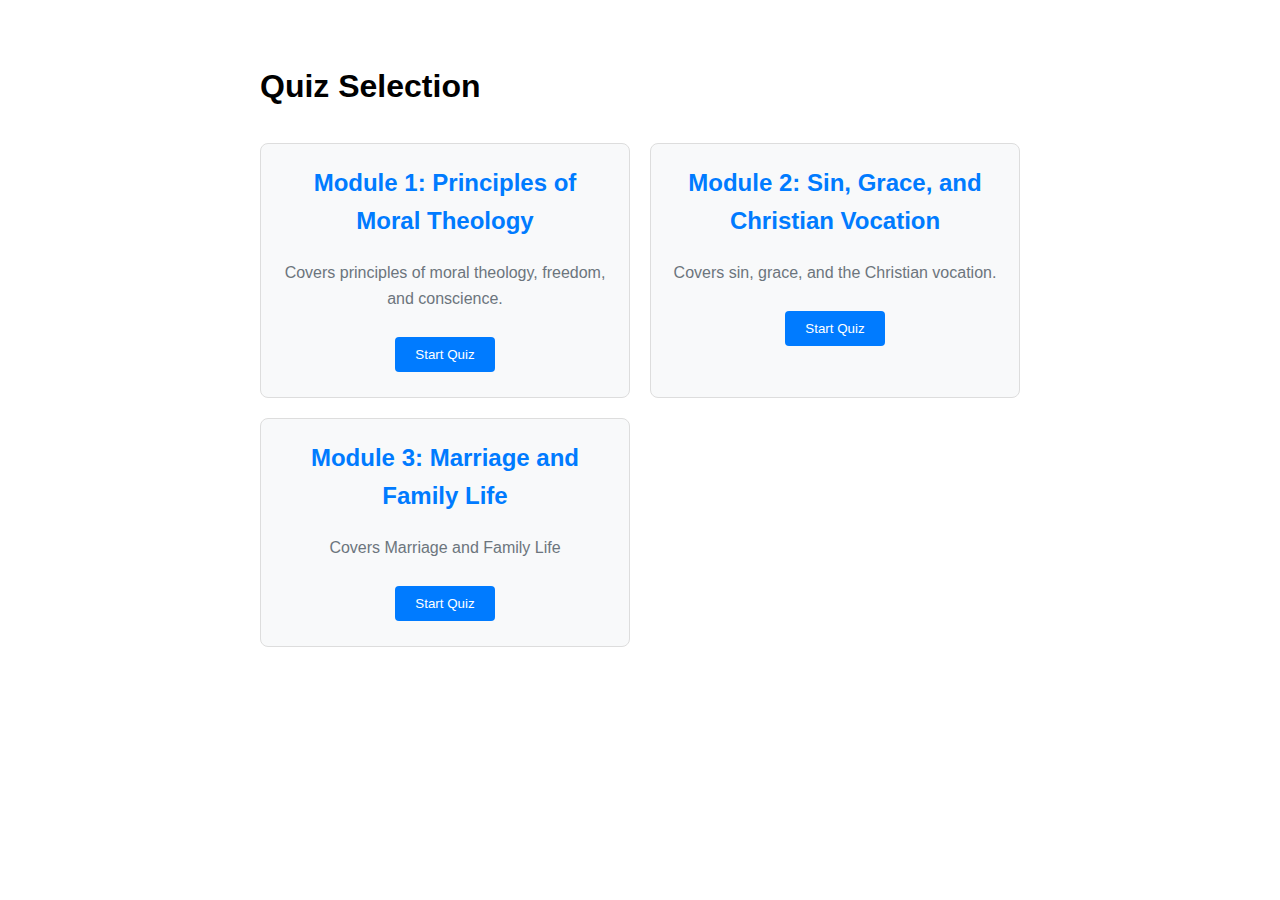
<file: index.html>
<!DOCTYPE html>
<html lang="en">
  <head>
    <meta charset="UTF-8" />
    <meta name="viewport" content="width=device-width, initial-scale=1.0" />
    <title>A Theology of Marriage, Family, and Vocation</title>
    <link rel="stylesheet" href="styles.css" />
    <style>
      .quiz-selection {
        display: grid;
        grid-template-columns: repeat(auto-fill, minmax(300px, 1fr));
        gap: 20px;
        margin-top: 30px;
      }

      .quiz-card {
        border: 1px solid #ddd;
        border-radius: 8px;
        padding: 20px;
        text-align: center;
        transition: transform 0.3s ease, box-shadow 0.3s ease;
        cursor: pointer;
        background-color: #f8f9fa;
      }

      .quiz-card:hover {
        transform: translateY(-5px);
        box-shadow: 0 10px 20px rgba(0, 0, 0, 0.1);
      }

      .quiz-card h2 {
        margin-top: 0;
        color: #007bff;
      }

      .quiz-card p {
        color: #6c757d;
      }

      .main-container {
        max-width: 1000px;
        margin: 0 auto;
        padding: 20px;
      }
    </style>
  </head>
  <body>
    <div class="main-container">
      <h1>Quiz Selection</h1>

      <div class="quiz-selection" id="quiz-selection">
        <!-- Quiz cards will be dynamically loaded here -->
      </div>
    </div>

    <script>
      document.addEventListener("DOMContentLoaded", () => {
        // Define available quizzes
        const availableQuizzes = [
          {
            id: "Q1",
            title: "Module 1: Principles of Moral Theology",
            description:
              "Covers principles of moral theology, freedom, and conscience.",
          },
          {
            id: "Q2",
            title: "Module 2: Sin, Grace, and Christian Vocation",
            description: "Covers sin, grace, and the Christian vocation.",
          },
          {
            id: "Q3",
            title: "Module 3: Marriage and Family Life",
            description: "Covers Marriage and Family Life",
          },
        ];

        const quizSelection = document.getElementById("quiz-selection");

        // Create quiz cards
        availableQuizzes.forEach((quiz) => {
          const card = document.createElement("div");
          card.className = "quiz-card";
          card.innerHTML = `
            <h2>${quiz.title}</h2>
            <p>${quiz.description}</p>
            <button onclick="startQuiz('${quiz.id}')">Start Quiz</button>
          `;
          quizSelection.appendChild(card);
        });
      });

      function startQuiz(quizId) {
        window.location.href = `quiz.html#${quizId}`;
      }
    </script>
  </body>
</html>
</file>
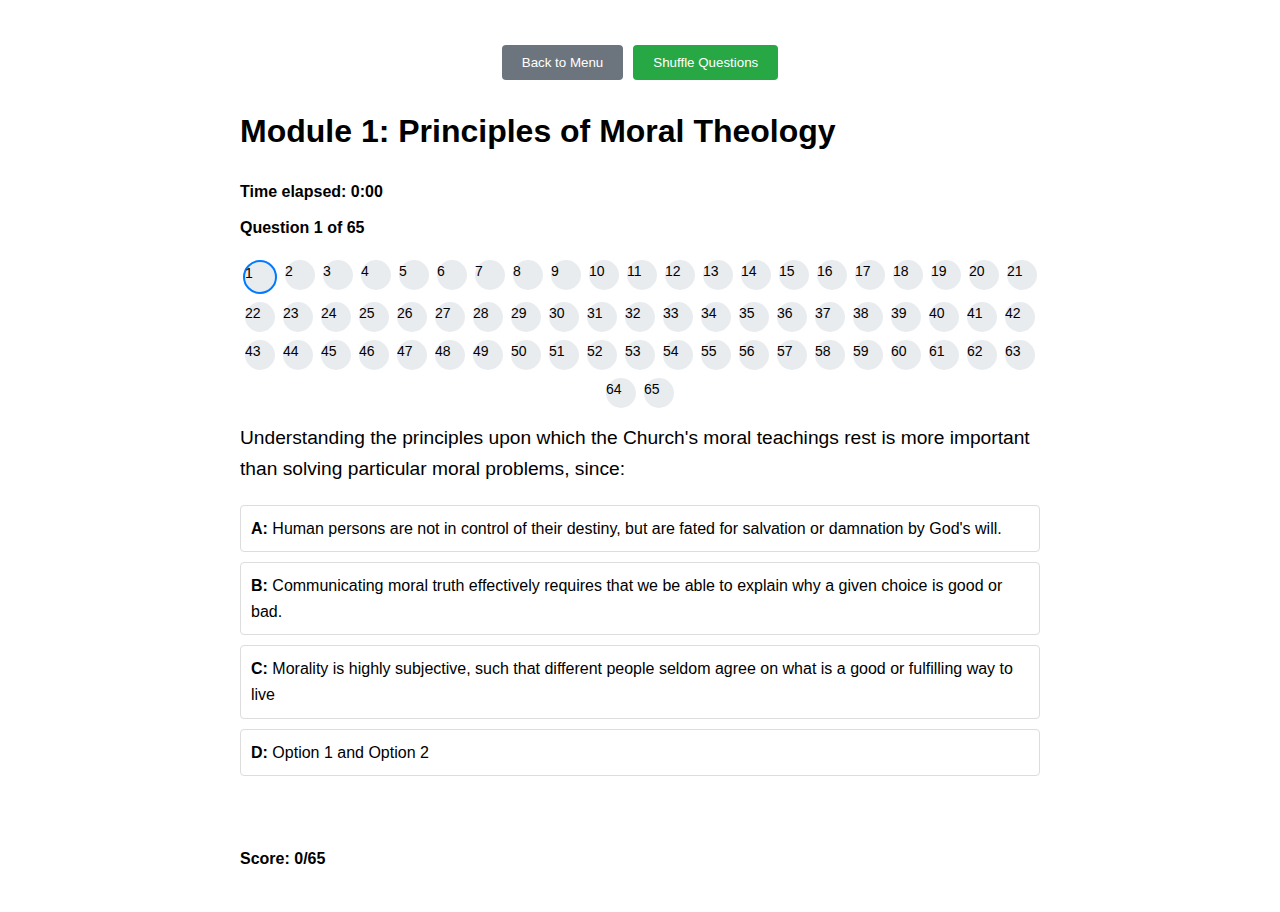
<file: quiz.html>
<!DOCTYPE html>
<html lang="en">
  <head>
    <meta charset="UTF-8" />
    <meta name="viewport" content="width=device-width, initial-scale=1.0" />
    <title>Moral Theology Quiz</title>
    <link rel="stylesheet" href="styles.css" />
  </head>
  <body>
    <div class="controls">
      <button id="backToMenu">Back to Menu</button>
      <button id="shuffleBtn">Shuffle Questions</button>
    </div>
    <div class="container">
      <h1 id="quiz-title">Moral Theology Quiz</h1>
      <div id="timer">Time elapsed: 0:00</div>
      <div id="progress">Question 1 of 10</div>
      <!-- Question indicators will be inserted here by JavaScript -->
      <div id="question-container">
        <div id="question"></div>
        <div id="choices"></div>
        <div id="explanation"></div>
        <div id="score"></div>
        <div class="nav-buttons">
          <button id="back">Back</button>
          <button id="next">Next Question</button>
        </div>
      </div>
      <!-- Results container will be inserted here when quiz is completed -->
    </div>
    <script src="script.js"></script>
  </body>
</html>
</file>
<file: styles.css>
body {
  font-family: Arial, sans-serif;
  line-height: 1.6;
  max-width: 800px;
  margin: 0 auto;
  padding: 20px;
}

#timer {
  margin-bottom: 10px;
  font-weight: bold;
}

#progress {
  margin-bottom: 20px;
  font-weight: bold;
}

#question {
  font-size: 1.2em;
  margin-bottom: 20px;
  animation: fadeIn 0.5s ease;
}

.choice {
  display: block;
  margin: 10px 0;
  padding: 10px;
  border: 1px solid #ddd;
  border-radius: 4px;
  cursor: pointer;
  transition: all 0.3s ease;
  animation: slideIn 0.3s ease;
}

.choice:hover {
  transform: scale(1.02);
}

#explanation {
  margin-top: 20px;
  padding: 15px;
  background-color: #f8f9fa;
  border-radius: 4px;
  opacity: 0;
  transition: opacity 0.5s ease;
}

#explanation.show {
  opacity: 1;
  animation: fadeIn 0.5s ease;
}

#score {
  margin-top: 20px;
  font-weight: bold;
}

button {
  padding: 10px 20px;
  color: white;
  border: none;
  border-radius: 4px;
  cursor: pointer;
  margin: 5px;
  transition: transform 0.2s ease;
}

button:hover {
  transform: scale(1.05);
}

.controls {
  margin: 20px 0;
  text-align: center;
  display: flex;
  justify-content: center;
  flex-wrap: wrap;
}

#shuffleBtn {
  background-color: #28a745;
}

#shuffleBtn.active {
  background-color: #dc3545;
}

#backToMenu {
  background-color: #6c757d;
}

#back {
  background-color: #6c757d;
}

#next {
  background-color: #007bff;
}

.nav-buttons {
  display: flex;
  justify-content: space-between;
  margin-top: 20px;
}

/* Main Menu Styles */
.main-container {
  max-width: 1000px;
  margin: 0 auto;
  padding: 20px;
}

.quiz-selection {
  display: grid;
  grid-template-columns: repeat(auto-fill, minmax(300px, 1fr));
  gap: 20px;
  margin-top: 30px;
}

.quiz-card {
  border: 1px solid #ddd;
  border-radius: 8px;
  padding: 20px;
  text-align: center;
  transition: transform 0.3s ease, box-shadow 0.3s ease;
  cursor: pointer;
  background-color: #f8f9fa;
  animation: fadeIn 0.5s ease;
}

.quiz-card:hover {
  transform: translateY(-5px);
  box-shadow: 0 10px 20px rgba(0, 0, 0, 0.1);
}

.quiz-card h2 {
  margin-top: 0;
  color: #007bff;
}

.quiz-card p {
  color: #6c757d;
  margin-bottom: 20px;
}

.quiz-card button {
  background-color: #007bff;
}

/* Question Indicators */
.question-indicators {
  display: flex;
  flex-wrap: wrap;
  justify-content: center;
  margin: 15px 0;
  gap: 8px;
}

.question-indicator {
  width: 30px;
  height: 30px;
  display: flex;
  align-items: center;
  justify-content: center;
  border-radius: 50%;
  background-color: #e9ecef;
  cursor: pointer;
  font-size: 14px;
  transition: all 0.3s ease;
}

.question-indicator:hover {
  transform: scale(1.1);
}

.question-indicator.current {
  border: 2px solid #007bff;
}

.question-indicator.answered {
  background-color: #6c757d;
  color: white;
}

.question-indicator.correct {
  background-color: #28a745;
  color: white;
}

.question-indicator.incorrect {
  background-color: #dc3545;
  color: white;
}

/* Results Summary Styles */
.results-container {
  margin-top: 20px;
  padding: 20px;
  border-radius: 8px;
  background-color: #f8f9fa;
  box-shadow: 0 4px 8px rgba(0, 0, 0, 0.1);
  animation: fadeIn 0.8s ease;
}

.results-header {
  text-align: center;
  margin-bottom: 20px;
}

.results-score {
  font-size: 24px;
  font-weight: bold;
  text-align: center;
  margin-bottom: 15px;
}

.results-score span {
  color: #007bff;
}

.results-time {
  text-align: center;
  margin-bottom: 20px;
  font-size: 18px;
}

.results-breakdown {
  margin-top: 15px;
}

.results-breakdown h3 {
  border-bottom: 1px solid #dee2e6;
  padding-bottom: 5px;
  margin-bottom: 15px;
}

.result-item {
  padding: 10px;
  margin-bottom: 10px;
  border-radius: 4px;
  transition: background-color 0.3s ease;
}

.result-item:hover {
  background-color: #e9ecef;
}

.result-item.correct {
  border-left: 4px solid #28a745;
}

.result-item.incorrect {
  border-left: 4px solid #dc3545;
}

.result-actions {
  display: flex;
  justify-content: center;
  margin-top: 20px;
  gap: 10px;
}

/* Tooltip Styles */
.tooltip {
  position: relative;
  display: inline-block;
}

.tooltip .tooltip-text {
  visibility: hidden;
  width: 200px;
  background-color: #333;
  color: #fff;
  text-align: center;
  border-radius: 6px;
  padding: 5px;
  position: absolute;
  z-index: 1;
  bottom: 125%;
  left: 50%;
  margin-left: -100px;
  opacity: 0;
  transition: opacity 0.3s;
}

.tooltip .tooltip-text::after {
  content: "";
  position: absolute;
  top: 100%;
  left: 50%;
  margin-left: -5px;
  border-width: 5px;
  border-style: solid;
  border-color: #333 transparent transparent transparent;
}

.tooltip:hover .tooltip-text {
  visibility: visible;
  opacity: 1;
}

/* Animation styles */
@keyframes fadeIn {
  from {
    opacity: 0;
  }
  to {
    opacity: 1;
  }
}

@keyframes slideIn {
  from {
    transform: translateY(10px);
    opacity: 0;
  }
  to {
    transform: translateY(0);
    opacity: 1;
  }
}

/* Responsive styles */
@media (max-width: 600px) {
  body {
    padding: 10px;
  }

  .container,
  .main-container {
    padding: 10px;
  }

  .choice {
    padding: 8px;
    font-size: 14px;
  }

  button {
    padding: 8px 16px;
    font-size: 14px;
  }

  h1 {
    font-size: 1.5em;
  }

  .nav-buttons {
    flex-direction: column;
  }

  .nav-buttons button {
    width: 100%;
    margin: 5px 0;
  }

  .quiz-selection {
    grid-template-columns: 1fr;
  }

  .controls {
    flex-direction: column;
  }

  .controls button {
    width: 100%;
    margin: 5px 0;
  }

  .question-indicator {
    width: 30px;
    height: 30px;
    display: flex;
    align-items: center;
    justify-content: center;
    border-radius: 50%;
    background-color: #e9ecef;
    cursor: pointer;
    font-size: 14px;
    transition: all 0.3s ease;
  }

  .question-indicator {
    width: 25px;
    height: 25px;
    font-size: 12px;
  }

  .result-actions {
    flex-direction: column;
  }

  .result-actions button {
    width: 100%;
  }
}
</file>
